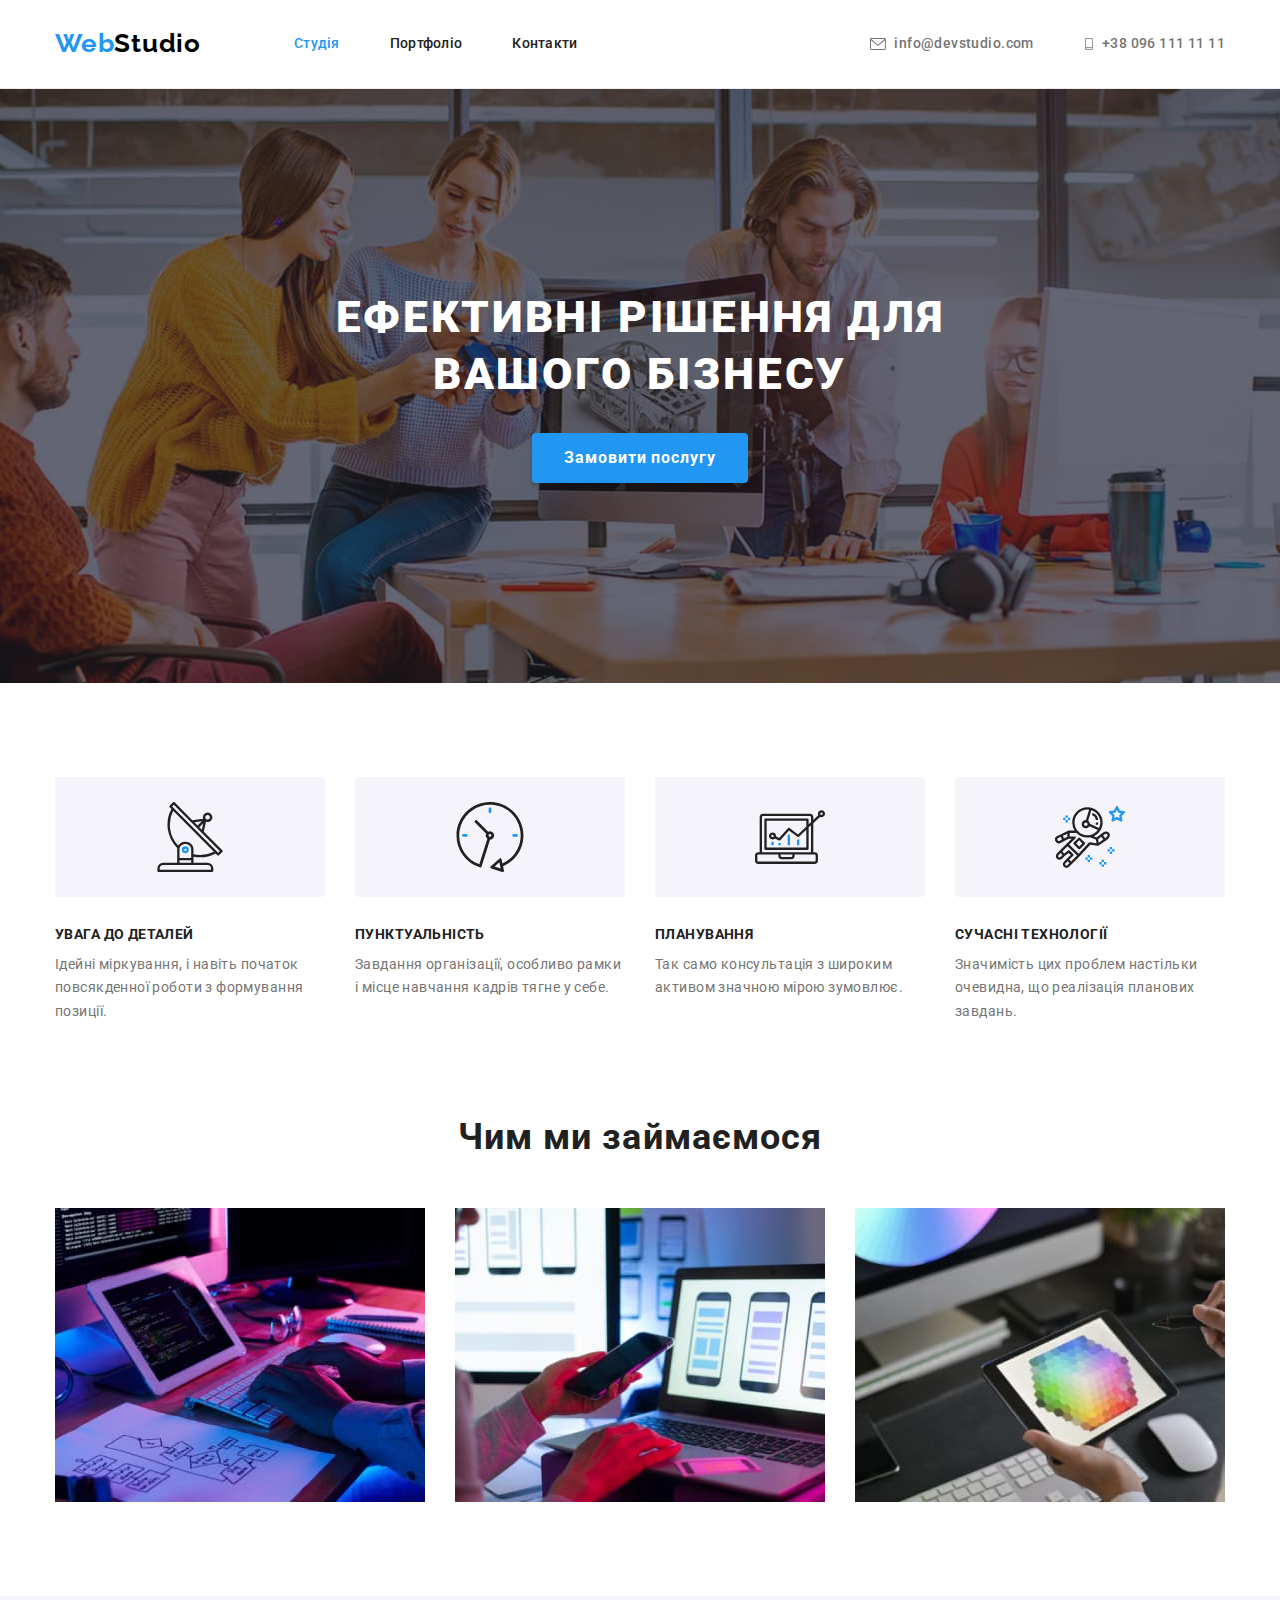
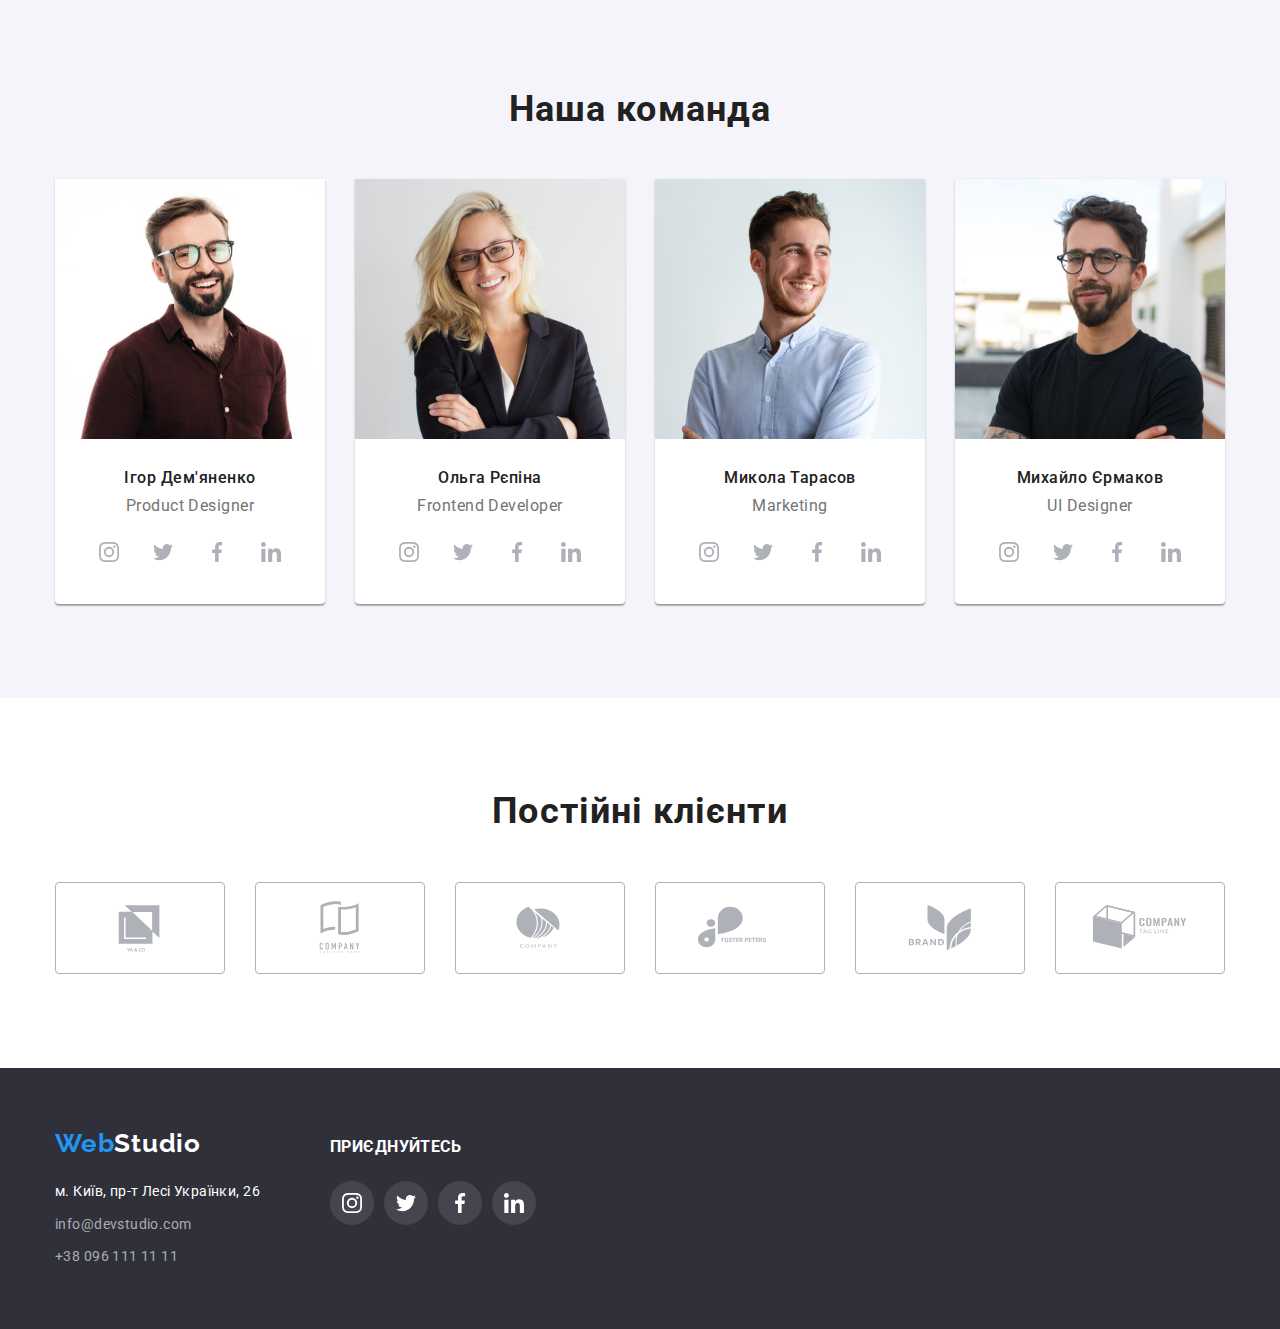
<file: index.html>
<!DOCTYPE html>
<html lang="uk">
  <head>
    <meta charset="UTF-8" />
    <meta http-equiv="X-UA-Compatible" content="IE=edge" />
    <meta name="viewport" content="width=device-width, initial-scale=1.0" />
    <title>Webstudio</title>
    <link rel="preconnect" href="https://fonts.googleapis.com" />
    <link rel="preconnect" href="https://fonts.gstatic.com" crossorigin />
    <link
      href="https://fonts.googleapis.com/css2?family=Raleway:wght@700&family=Roboto:wght@400;500;700;900&display=swap"
      rel="stylesheet"
    />
    <link
      rel="stylesheet"
      href="https://cdn.jsdelivr.net/npm/modern-normalize@2.0.0/modern-normalize.min.css"
    />
    <link rel="stylesheet" href="./css/styles.css" />
  </head>
  <body>
    <header class="header">
      <div class="container header-container">
        <a class="logo" lang="en" href="./index.html">
          Web<span class="logo-black">Studio</span></a
        >
        <nav>
          <ul class="links">
            <li class="header-item">
              <a class="header-link current" href="./index.html">Студія</a>
            </li>
            <li class="header-item">
              <a class="header-link" href="./portfolio.html">Портфоліо</a>
            </li>
            <li class="header-item">
              <a class="header-link" href="">Контакти</a>
            </li>
          </ul>
        </nav>
        <ul class="contacts">
          <li class="contact-item">
            <a class="email" href="mailto:info@devstudio.com"
              ><svg class="email-icon" width="16" height="12">
                <use href="./images/sprite.svg#envelope"></use>
              </svg>
              info@devstudio.com</a
            >
          </li>
          <li class="contact-item">
            <a class="phone-number" href="tel:+380961111111"
              ><svg class="smartphone-icon" width="10" height="12">
                <use href="./images/sprite.svg#smartphone"></use>
              </svg>
              +38 096 111 11 11</a
            >
          </li>
        </ul>
      </div>
    </header>
    <main>
      <section class="title section">
        <div class="container">
          <h1 class="main-title">Ефективні рішення для вашого бізнесу</h1>
          <button type="button" class="main-btn">Замовити послугу</button>
        </div>
      </section>
      <section class="section">
        <div class="container">
          <ul class="description">
            <li class="feature">
              <div class="back-for-svg">
                <svg class="icon" width="70" height="70">
                  <use href="./images/sprite.svg#antenna"></use>
                </svg>
              </div>
              <h3 class="feature-title">Увага до деталей</h3>
              <p class="feature-text">
                Ідейні міркування, і навіть початок повсякденної роботи з
                формування позиції.
              </p>
            </li>
            <li class="feature">
              <div class="back-for-svg">
                <svg class="icon" width="70" height="70">
                  <use href="./images/sprite.svg#clock"></use>
                </svg>
              </div>
              <h3 class="feature-title">Пунктуальність</h3>
              <p class="feature-text">
                Завдання організації, особливо рамки і місце навчання кадрів
                тягне у себе.
              </p>
            </li>
            <li class="feature">
              <div class="back-for-svg">
                <svg class="icon" width="70" height="70">
                  <use href="./images/sprite.svg#diagram"></use>
                </svg>
              </div>
              <h3 class="feature-title">Планування</h3>
              <p class="feature-text">
                Так само консультація з широким активом значною мірою зумовлює.
              </p>
            </li>
            <li class="feature">
              <div class="back-for-svg">
                <svg class="icon" width="70" height="70">
                  <use href="./images/sprite.svg#astronaut"></use>
                </svg>
              </div>
              <h3 class="feature-title">Сучасні технології</h3>
              <p class="feature-text">
                Значимість цих проблем настільки очевидна, що реалізація
                планових завдань.
              </p>
            </li>
          </ul>
        </div>
      </section>
      <section class="main-title-metier section">
        <div class="container">
          <h2 class="title-metier">Чим ми займаємося</h2>
          <ul class="metier-images">
            <li class="metier-photo">
              <img
                src="./images/metier_1.jpg"
                alt="написання коду"
                width="370"
                height="294"
              />
            </li>
            <li class="metier-photo">
              <img
                src="./images/metier_2.jpg"
                alt="інформаційні технології"
                width="370"
                height="294"
              />
            </li>
            <li class="metier-photo">
              <img
                src="./images/metier_3.jpg"
                alt="вибір кольору"
                width="370"
                height="294"
              />
            </li>
          </ul>
        </div>
      </section>
      <section class="main-title-team section">
        <div class="container">
          <h2 class="title-team">Наша команда</h2>
          <ul class="team-list">
            <li class="team-card">
              <img
                class="teammate-photo"
                src="./images/team_card_1.jpg"
                alt="Ігор Дем'яненко, чоловік"
                width="270"
                height="260"
              />
              <div class="des-mate">
                <h3 class="teammate">Ігор Дем'яненко</h3>
                <p lang="en" class="proffesion">Product Designer</p>

                <ul class="social-list">
                  <li class="social-link">
                    <a
                      class="link"
                      href="https://www.instagram.com/"
                      target="_blank"
                    >
                      <svg class="icon-social" width="20" height="20">
                        <use href="./images/sprite.svg#instagram"></use>
                      </svg>
                    </a>
                  </li>
                  <li class="social-link">
                    <a
                      class="link"
                      href="https://www.twitter.com"
                      target="_blank"
                    >
                      <svg class="icon-social" width="20" height="20">
                        <use href="./images/sprite.svg#twitter"></use>
                      </svg>
                    </a>
                  </li>
                  <li class="social-link">
                    <a
                      class="link"
                      href="https://www.facebook.com"
                      target="_blank"
                    >
                      <svg class="icon-social" width="20" height="20">
                        <use href="./images/sprite.svg#facebook"></use>
                      </svg>
                    </a>
                  </li>
                  <li class="social-link">
                    <a
                      class="link"
                      href="https://www.linkedin.com/"
                      target="_blank"
                    >
                      <svg class="icon-social" width="20" height="20">
                        <use href="./images/sprite.svg#linkedin"></use>
                      </svg>
                    </a>
                  </li>
                </ul>
              </div>
            </li>
            <li class="team-card">
              <img
                class="teammate-photo"
                src="./images/team_card_2.jpg"
                alt="Ольга Рєпіна, жінка"
                width="270"
                height="260"
              />
              <div class="des-mate">
                <h3 class="teammate">Ольга Рєпіна</h3>
                <p lang="en" class="proffesion">Frontend Developer</p>

                <ul class="social-list">
                  <li class="social-link">
                    <a
                      class="link"
                      href="https://www.instagram.com/"
                      target="_blank"
                    >
                      <svg class="icon-social" width="20" height="20">
                        <use href="./images/sprite.svg#instagram"></use>
                      </svg>
                    </a>
                  </li>
                  <li class="social-link">
                    <a
                      class="link"
                      href="https://www.twitter.com"
                      target="_blank"
                    >
                      <svg class="icon-social" width="20" height="20">
                        <use href="./images/sprite.svg#twitter"></use>
                      </svg>
                    </a>
                  </li>
                  <li class="social-link">
                    <a
                      class="link"
                      href="https://www.facebook.com"
                      target="_blank"
                    >
                      <svg class="icon-social" width="20" height="20">
                        <use href="./images/sprite.svg#facebook"></use>
                      </svg>
                    </a>
                  </li>
                  <li class="social-link">
                    <a
                      class="link"
                      href="https://www.linkedin.com/"
                      target="_blank"
                    >
                      <svg class="icon-social" width="20" height="20">
                        <use href="./images/sprite.svg#linkedin"></use>
                      </svg>
                    </a>
                  </li>
                </ul>
              </div>
            </li>
            <li class="team-card">
              <img
                class="teammate-photo"
                src="./images/team_card_3.jpg"
                alt="Микола Тарасов, чоловік"
                width="270"
                height="260"
              />
              <div class="des-mate">
                <h3 class="teammate">Микола Тарасов</h3>
                <p lang="en" class="proffesion">Marketing</p>

                <ul class="social-list">
                  <li class="social-link">
                    <a
                      class="link"
                      href="https://www.instagram.com/"
                      target="_blank"
                    >
                      <svg class="icon-social" width="20" height="20">
                        <use href="./images/sprite.svg#instagram"></use>
                      </svg>
                    </a>
                  </li>
                  <li class="social-link">
                    <a
                      class="link"
                      href="https://www.twitter.com"
                      target="_blank"
                    >
                      <svg class="icon-social" width="20" height="20">
                        <use href="./images/sprite.svg#twitter"></use>
                      </svg>
                    </a>
                  </li>
                  <li class="social-link">
                    <a
                      class="link"
                      href="https://www.facebook.com"
                      target="_blank"
                    >
                      <svg class="icon-social" width="20" height="20">
                        <use href="./images/sprite.svg#facebook"></use>
                      </svg>
                    </a>
                  </li>
                  <li class="social-link">
                    <a
                      class="link"
                      href="https://www.linkedin.com/"
                      target="_blank"
                    >
                      <svg class="icon-social" width="20" height="20">
                        <use href="./images/sprite.svg#linkedin"></use>
                      </svg>
                    </a>
                  </li>
                </ul>
              </div>
            </li>
            <li class="team-card">
              <img
                class="teammate-photo"
                src="./images/team_card_4.jpg"
                alt="Михайло Єрмаков, чоловік"
                width="270"
                height="260"
              />
              <div class="des-mate">
                <h3 class="teammate">Михайло Єрмаков</h3>
                <p lang="en" class="proffesion">UI Designer</p>

                <ul class="social-list">
                  <li class="social-link">
                    <a
                      class="link"
                      href="https://www.instagram.com/"
                      target="_blank"
                    >
                      <svg class="icon-social" width="20" height="20">
                        <use href="./images/sprite.svg#instagram"></use>
                      </svg>
                    </a>
                  </li>
                  <li class="social-link">
                    <a
                      class="link"
                      href="https://www.twitter.com"
                      target="_blank"
                    >
                      <svg class="icon-social" width="20" height="20">
                        <use href="./images/sprite.svg#twitter"></use>
                      </svg>
                    </a>
                  </li>
                  <li class="social-link">
                    <a
                      class="link"
                      href="https://www.facebook.com"
                      target="_blank"
                    >
                      <svg class="icon-social" width="20" height="20">
                        <use href="./images/sprite.svg#facebook"></use>
                      </svg>
                    </a>
                  </li>
                  <li class="social-link">
                    <a
                      class="link"
                      href="https://www.linkedin.com/"
                      target="_blank"
                    >
                      <svg class="icon-social" width="20" height="20">
                        <use href="./images/sprite.svg#linkedin"></use>
                      </svg>
                    </a>
                  </li>
                </ul>
              </div>
            </li>
          </ul>
        </div>
      </section>
      <section class="clients section">
        <div class="container">
          <h2 class="title-clients">Постійні клієнти</h2>
          <ul class="clients-list">
            <li class="client-item">
              <a class="link-logo" href="">
                <svg class="icon-logo" width="106" height="60">
                  <use href="./images/sprite.svg#logo1"></use>
                </svg>
              </a>
            </li>
            <li class="client-item">
              <a class="link-logo" href="">
                <svg class="icon-logo" width="106" height="60">
                  <use href="./images/sprite.svg#logo2"></use>
                </svg>
              </a>
            </li>
            <li class="client-item">
              <a class="link-logo" href="">
                <svg class="icon-logo" width="106" height="60">
                  <use href="./images/sprite.svg#logo3"></use>
                </svg>
              </a>
            </li>
            <li class="client-item">
              <a class="link-logo" href="">
                <svg class="icon-logo" width="106" height="60">
                  <use href="./images/sprite.svg#logo4"></use>
                </svg>
              </a>
            </li>
            <li class="client-item">
              <a class="link-logo" href="">
                <svg class="icon-logo" width="106" height="60">
                  <use href="./images/sprite.svg#logo5"></use>
                </svg>
              </a>
            </li>
            <li class="client-item">
              <a class="link-logo" href="">
                <svg class="icon-logo" width="106" height="60">
                  <use href="./images/sprite.svg#logo6"></use>
                </svg>
              </a>
            </li>
          </ul>
        </div>
      </section>
    </main>
    <footer class="footer">
      <div class="container footer-cont">
        <div class="footer-contacts">
          <a class="logo end" lang="en" href="./index.html">
            Web<span class="logo-white">Studio</span></a
          >
          <address>
            <p class="address">м. Київ, пр-т Лесі Українки, 26</p>

            <a class="email-footer" href="mailto:info@devstudio.com"
              >info@devstudio.com</a
            >

            <a class="phone-number-footer" href="tel:+380961111111"
              >+38 096 111 11 11</a
            >
          </address>
        </div>
        <div class="promo">
          <h3 class="promotion">приєднуйтесь</h3>
          <ul class="social-list">
            <li class="social-link">
              <a class="link" href="https://www.instagram.com/" target="_blank">
                <svg class="icon-social" width="20" height="20">
                  <use href="./images/sprite.svg#instagram"></use>
                </svg>
              </a>
            </li>
            <li class="social-link">
              <a class="link" href="https://www.twitter.com" target="_blank">
                <svg class="icon-social" width="20" height="20">
                  <use href="./images/sprite.svg#twitter"></use>
                </svg>
              </a>
            </li>
            <li class="social-link">
              <a class="link" href="https://www.facebook.com" target="_blank">
                <svg class="icon-social" width="20" height="20">
                  <use href="./images/sprite.svg#facebook"></use>
                </svg>
              </a>
            </li>
            <li class="social-link">
              <a class="link" href="https://www.linkedin.com/" target="_blank">
                <svg class="icon-social" width="20" height="20">
                  <use href="./images/sprite.svg#linkedin"></use>
                </svg>
              </a>
            </li>
          </ul>
        </div>
      </div>
    </footer>
  </body>
</html>
</file>
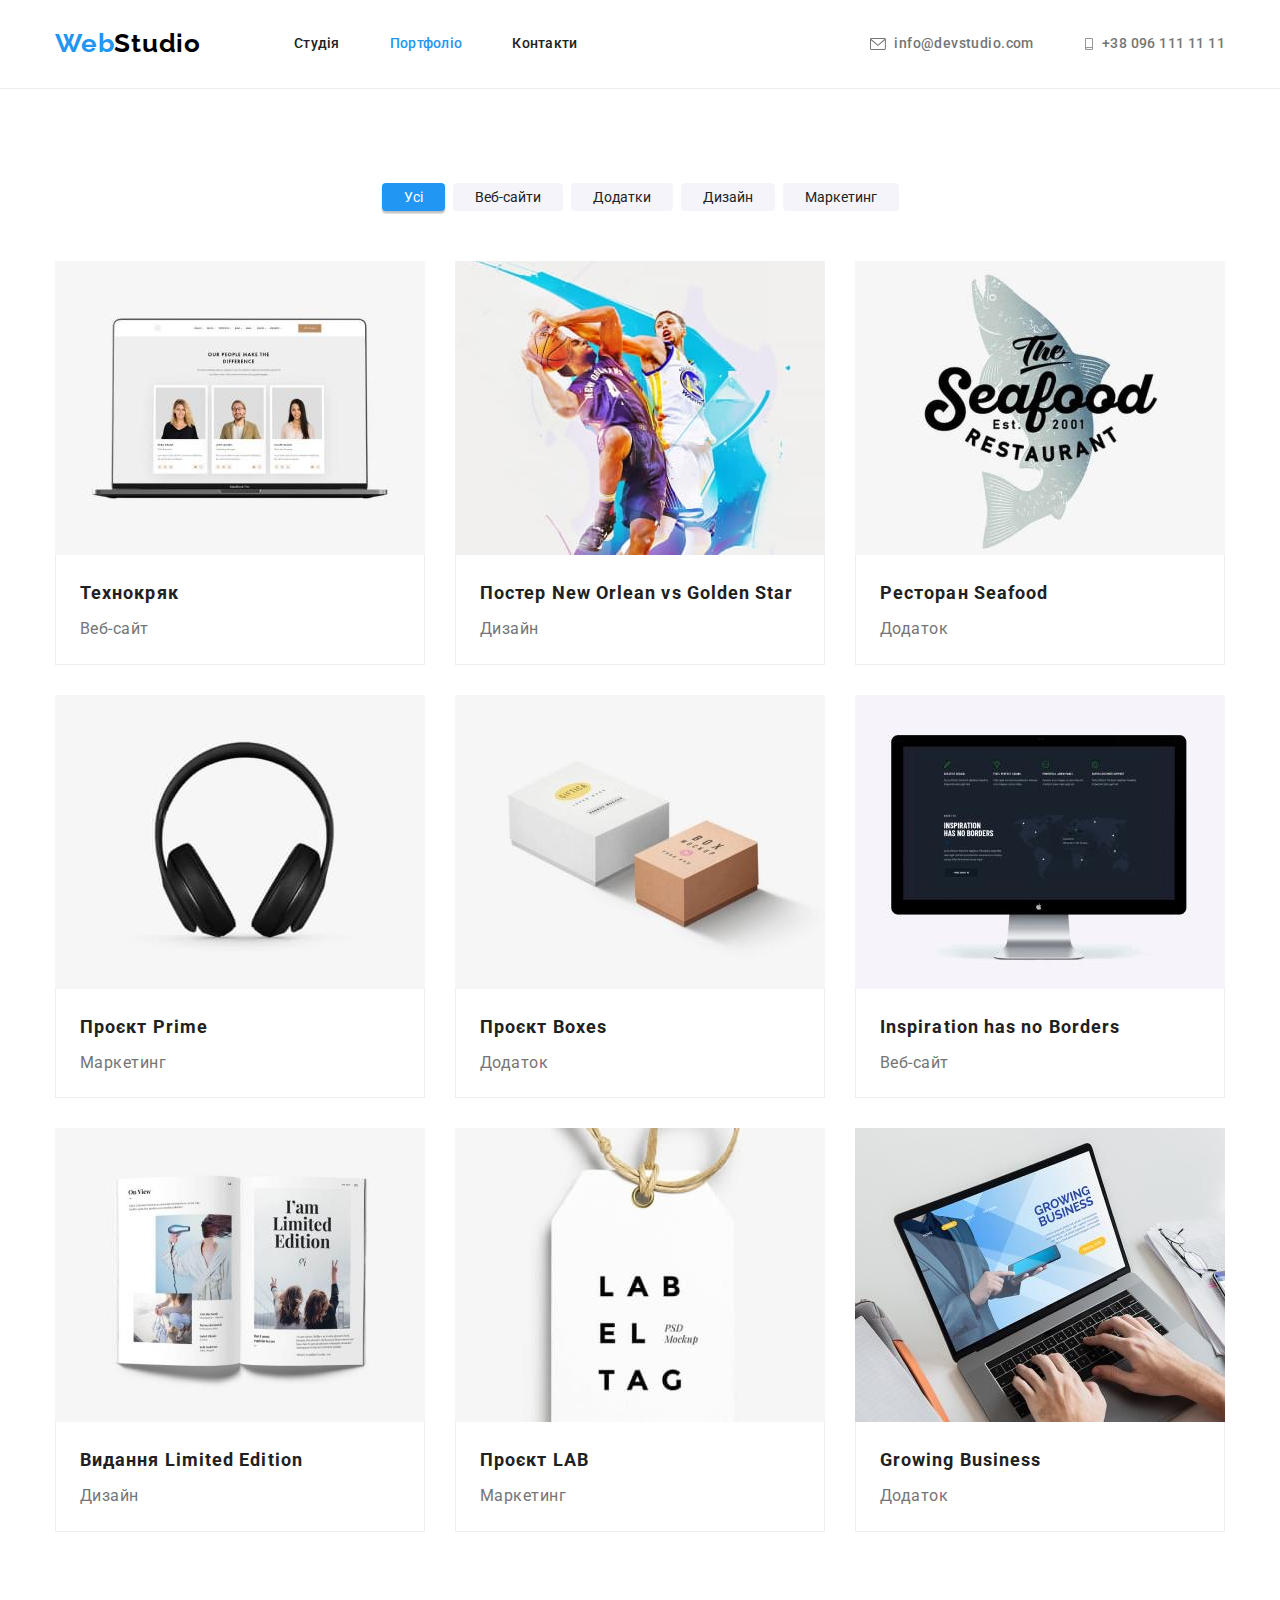
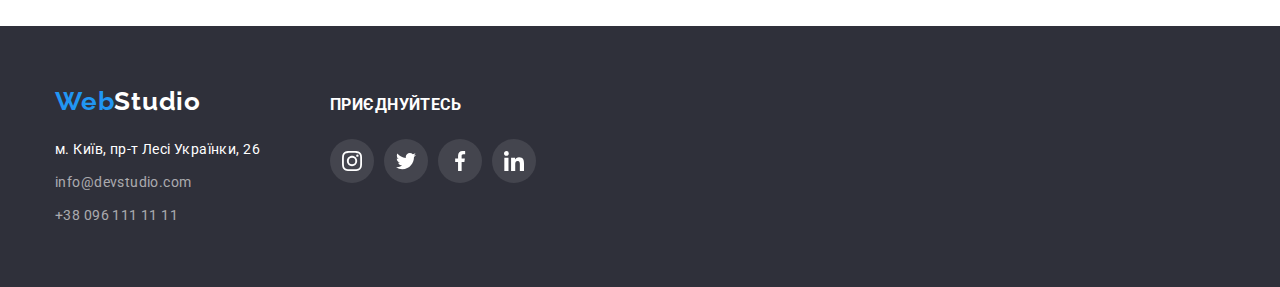
<file: portfolio.html>
<!DOCTYPE html>
<html lang="uk">
  <head>
    <meta charset="UTF-8" />
    <meta http-equiv="X-UA-Compatible" content="IE=edge" />
    <meta name="viewport" content="width=device-width, initial-scale=1.0" />
    <title>Webstudio</title>
    <link rel="preconnect" href="https://fonts.googleapis.com" />
    <link rel="preconnect" href="https://fonts.gstatic.com" crossorigin />
    <link
      href="https://fonts.googleapis.com/css2?family=Raleway:wght@700&family=Roboto:wght@400;500;700;900&display=swap"
      rel="stylesheet"
    />
    <link
      rel="stylesheet"
      href="https://cdn.jsdelivr.net/npm/modern-normalize@2.0.0/modern-normalize.min.css"
    />
    <link rel="stylesheet" href="./css/styles.css" />
  </head>
  <body>
    <header class="header">
      <div class="container header-container">
        <a class="logo" lang="en" href="./index.html">
          Web<span class="logo-black">Studio</span></a
        >
        <nav>
          <ul class="links">
            <li class="header-item">
              <a class="header-link" href="./index.html">Студія</a>
            </li>
            <li class="header-item">
              <a class="header-link current" href="./portfolio.html"
                >Портфоліо</a
              >
            </li>
            <li class="header-item">
              <a class="header-link" href="">Контакти</a>
            </li>
          </ul>
        </nav>
        <ul class="contacts">
          <li class="contact-item">
            <a class="email" href="mailto:info@devstudio.com"
              ><svg class="email-icon" width="16" height="12">
                <use href="./images/sprite.svg#envelope"></use>
              </svg>
              info@devstudio.com</a
            >
          </li>
          <li class="contact-item">
            <a class="phone-number" href="tel:+380961111111"
              ><svg class="smartphone-icon" width="10" height="12">
                <use href="./images/sprite.svg#smartphone"></use>
              </svg>
              +38 096 111 11 11</a
            >
          </li>
        </ul>
      </div>
    </header>
    <main>
      <section class="section">
        <div class="container">
          <ul class="buttons">
            <li class="filter-item">
              <button class="filter filter-main" type="button">Усі</button>
            </li>
            <li class="filter-item">
              <button class="filter" type="button">Веб-сайти</button>
            </li>
            <li class="filter-item">
              <button class="filter" type="button">Додатки</button>
            </li>
            <li class="filter-item">
              <button class="filter" type="button">Дизайн</button>
            </li>
            <li class="filter-item">
              <button class="filter" type="button">Маркетинг</button>
            </li>
          </ul>

          <ul class="service">
            <li class="projects">
              <a class="project-item" href="">
                <img
                  class="project-photo"
                  src="./images-portfolio/website.jpg"
                  alt="website"
                />
                <div class="des-project">
                  <h3 class="name">Технокряк</h3>
                  <p class="works">Веб-сайт</p>
                </div>
              </a>
            </li>
            <li class="projects">
              <a class="project-item" href="">
                <img
                  class="project-photo"
                  src="./images-portfolio/poster.jpg"
                  alt="poster"
                />
                <div class="des-project">
                  <h3 class="name">
                    Постер
                    <span lang="en">New Orlean vs Golden Star</span>
                  </h3>
                  <p class="works">Дизайн</p>
                </div>
              </a>
            </li>
            <li class="projects">
              <a class="project-item" href="">
                <img
                  class="project-photo"
                  src="./images-portfolio/logo.jpg"
                  alt="logo"
                />
                <div class="des-project">
                  <h3 class="name">
                    Ресторан
                    <span lang="en">Seafood</span>
                  </h3>
                  <p class="works">Додаток</p>
                </div>
              </a>
            </li>
            <li class="projects">
              <a class="project-item" href="">
                <img
                  class="project-photo"
                  src="./images-portfolio/headphones.jpg"
                  alt="headphones"
                />
                <div class="des-project">
                  <h3 class="name">
                    Проєкт
                    <span lang="en">Prime</span>
                  </h3>
                  <p class="works">Маркетинг</p>
                </div>
              </a>
            </li>
            <li class="projects">
              <a class="project-item" href="">
                <img
                  class="project-photo"
                  src="./images-portfolio/boxes.jpg"
                  alt="boxes"
                />
                <div class="des-project">
                  <h3 class="name">
                    Проєкт
                    <span lang="en">Boxes</span>
                  </h3>
                  <p class="works">Додаток</p>
                </div>
              </a>
            </li>
            <li class="projects">
              <a class="project-item" href="">
                <img
                  class="project-photo"
                  src="./images-portfolio/PC.jpg"
                  alt="PC"
                />
                <div class="des-project">
                  <h3 class="name">
                    <span lang="en">Inspiration has no Borders</span>
                  </h3>
                  <p class="works">Веб-сайт</p>
                </div>
              </a>
            </li>
            <li class="projects">
              <a class="project-item" href="">
                <img
                  class="project-photo"
                  src="./images-portfolio/book.jpg"
                  alt="book"
                />
                <div class="des-project">
                  <h3 class="name">
                    Видання
                    <span lang="en">Limited Edition</span>
                  </h3>
                  <p class="works">Дизайн</p>
                </div>
              </a>
            </li>
            <li class="projects">
              <a class="project-item" href="">
                <img
                  class="project-photo"
                  src="./images-portfolio/label.jpg"
                  alt="label"
                />
                <div class="des-project">
                  <h3 class="name">
                    Проєкт
                    <span lang="en">LAB</span>
                  </h3>
                  <p class="works">Маркетинг</p>
                </div>
              </a>
            </li>
            <li class="projects">
              <a class="project-item" href="">
                <img
                  class="project-photo"
                  src="./images-portfolio/notebook.jpg"
                  alt="notebook"
                />
                <div class="des-project">
                  <h3 class="name">
                    <span lang="en">Growing Business</span>
                  </h3>
                  <p class="works">Додаток</p>
                </div>
              </a>
            </li>
          </ul>
        </div>
      </section>
    </main>
    <footer class="footer">
      <div class="container footer-cont">
        <div class="footer-contacts">
          <a class="logo end" lang="en" href="./index.html">
            Web<span class="logo-white">Studio</span></a
          >
          <address>
            <p class="address">м. Київ, пр-т Лесі Українки, 26</p>

            <a class="email-footer" href="mailto:info@devstudio.com"
              >info@devstudio.com</a
            >

            <a class="phone-number-footer" href="tel:+380961111111"
              >+38 096 111 11 11</a
            >
          </address>
        </div>
        <div class="promo">
          <h3 class="promotion">приєднуйтесь</h3>
          <ul class="social-list">
            <li class="social-link">
              <a class="link" href="https://www.instagram.com/" target="_blank">
                <svg class="icon-social" width="20" height="20">
                  <use href="./images/sprite.svg#instagram"></use>
                </svg>
              </a>
            </li>
            <li class="social-link">
              <a class="link" href="https://www.twitter.com" target="_blank">
                <svg class="icon-social" width="20" height="20">
                  <use href="./images/sprite.svg#twitter"></use>
                </svg>
              </a>
            </li>
            <li class="social-link">
              <a class="link" href="https://www.facebook.com" target="_blank">
                <svg class="icon-social" width="20" height="20">
                  <use href="./images/sprite.svg#facebook"></use>
                </svg>
              </a>
            </li>
            <li class="social-link">
              <a class="link" href="https://www.linkedin.com/" target="_blank">
                <svg class="icon-social" width="20" height="20">
                  <use href="./images/sprite.svg#linkedin"></use>
                </svg>
              </a>
            </li>
          </ul>
        </div>
      </div>
    </footer>
  </body>
</html>
</file>
<file: css/styles.css>
:root {
  --main-color: #ffffff;
  --second-color: #212121;
  --third-color: #757575;
  --buttom-color-1: #2196f3;
  --buttom-color-2: #188ce8;
  --buttom-color-3: #f5f4fa;
}

body {
  font-family: "Roboto", sans-serif;
  background-color: var(--main-color);
  color: var(--second-color);
  font-weight: 400;
  font-size: 14px;
  line-height: 1.7;
  letter-spacing: 0.03em;
}

h1,
h2,
h3,
h4,
h5,
h6,
p {
  margin: 0;
}

img {
  display: block;
}

ul {
  list-style: none;
  margin: 0;
  padding: 0;
}

.container {
  /** outline: 1px solid red; */
  width: 1200px;
  padding-left: 15px;
  padding-right: 15px;
  margin-left: auto;
  margin-right: auto;
}

.section {
  padding-top: 94px;
  padding-bottom: 94px;
}

address {
  margin-top: 20px;
}

/**
|====================
| Header section
|====================
*/

.header {
  border-bottom: 1px solid #ececec;
}

.header-container {
  display: flex;
  align-items: center;
}

.logo {
  color: var(--buttom-color-1);
  font-family: "Raleway", sans-serif;
  font-weight: 700;
  font-size: 26px;
  line-height: 1.2;
  letter-spacing: 0.03em;
  text-decoration: none;
  margin-right: 93px;
}

.logo.end {
  color: var(--buttom-color-1);
  font-family: "Raleway", sans-serif;
  font-weight: 700;
  font-size: 26px;
  line-height: 1.2;
  letter-spacing: 0.03em;
  text-decoration: none;
  margin-right: 0;
}

.header-item {
  margin-right: 50px;
}

.header-item:last-child {
  margin-right: 0;
}

.header-link {
  display: block;
  color: var(--second-color);
  text-decoration: none;
  font-weight: 500;
  font-size: 14px;
  letter-spacing: 0.02em;
  padding-top: 32px;
  padding-bottom: 32px;
}

.header-link.current {
  color: var(--buttom-color-1);
}

.logo-black {
  color: black;
}

.logo-white {
  color: var(--main-color);
  margin-right: 0;
}

.links {
  display: flex;
  align-items: center;
  padding: 0;
  margin: 0;
}

.header-link.current:hover,
.header-link:hover,
.contact-item:hover,
.email:hover,
.phone-number:hover,
.email-footer:hover,
.phone-number-footer:hover {
  cursor: pointer;
  color: var(--buttom-color-1);
}

.header-link.current:focus,
.header-link:focus,
.contact-item:focus,
.email:focus,
.phone-number:focus,
.email-footer:focus,
.phone-number-footer:focus {
  cursor: pointer;
  color: var(--buttom-color-1);
}

.contacts {
  display: flex;
  align-items: center;
  margin-left: auto;
  padding: 0;
}

.contact-item {
  display: flex;
  justify-content: center;
  align-items: center;
  margin-right: 50px;
}

.contact-item:last-child {
  margin-right: 0;
}

.email,
.phone-number {
  display: flex;
  align-items: center;
  font-size: 14px;
  line-height: 1.7;
  letter-spacing: 0.03em;
  color: var(--third-color);
  text-decoration: none;
  padding-top: 32px;
  padding-bottom: 32px;
  font-weight: 500;
}

.email-icon {
  fill: currentColor;
  margin-right: 8px;
}

.smartphone-icon {
  fill: currentColor;
  margin-right: 8px;
}

/**
|====================
| Title section + main btn
|====================
*/

.title {
  margin-left: auto;
  margin-right: auto;
  color: var(--main-color);
  max-width: 1600px;
  background-color: #c4c4c4;
  background-image: linear-gradient(
      to right,
      rgba(47, 48, 58, 0.4),
      rgba(47, 48, 58, 0.4)
    ),
    url(../images/header_img.jpg);
  background-repeat: no-repeat;
  background-position: center;
  background-size: cover;
}

.footer {
  background: #2f303a;
  color: var(--main-color);
}

.title.section {
  padding-top: 200px;
  padding-bottom: 200px;
}

.main-title {
  font-weight: 900;
  font-size: 44px;
  line-height: 1.3;
  text-align: center;
  letter-spacing: 0.06em;
  text-transform: uppercase;
  margin-bottom: 30px;

  width: 696px;
  margin-left: auto;
  margin-right: auto;
}

.main-btn {
  display: block;
  background-color: var(--buttom-color-1);
  color: var(--main-color);
  margin-left: auto;
  margin-right: auto;
  border-radius: 4px;
  width: 216px;
  height: 50px;
  font-weight: 700;
  font-size: 16px;
  line-height: 1.875;
  letter-spacing: 0.06em;
  text-align: center;
  border: none;
  box-shadow: 0 4px 4px 0 rgba(0, 0, 0, 0.15);
}

.main-btn:hover,
.main-btn:focus {
  background-color: var(--buttom-color-2);
  box-shadow: 0 4px 4px 0 rgba(0, 0, 0, 0.15);
}

/**
|====================
| Description section
|====================
*/

.section .description {
  display: flex;
  align-items: flex-start;
  justify-content: center;
}

.feature {
  margin-right: 30px;
  width: 270px;
}

.feature:last-child {
  margin-right: 0;
}

.back-for-svg {
  display: block;
  height: 120px;
  border-radius: 4px;
  background-color: #f5f4fa;
  margin-bottom: 30px;
  display: flex;
  align-items: center;
  justify-content: center;
}

.feature-title {
  font-weight: 700;
  font-size: 14px;
  line-height: 1.1;
  letter-spacing: 0.03em;
  text-transform: uppercase;
  margin-bottom: 10px;
  color: var(--second-color);
}

.feature-text {
  font-size: 14px;
  line-height: 1.7;
  letter-spacing: 0.03em;
  color: var(--third-color);
}

/**
|====================
| Main-title-metier section
|====================
*/

.main-title-metier.section {
  padding-top: 0;
}

.title-metier,
.title-team {
  font-weight: 700;
  font-size: 36px;
  line-height: 1.1;
  text-align: center;
  letter-spacing: 0.03em;
  margin-left: auto;
  margin-right: auto;
  color: var(--second-color);
  margin-bottom: 50px;
}

.metier-images {
  display: flex;
  align-items: flex-start;
  justify-content: center;
}

.metier-photo {
  margin-right: 30px;
}

.metier-photo:last-child {
  margin-right: 0;
}

/**
|====================
| Team section
|====================
*/

.main-title-team {
  background-color: var(--buttom-color-3);
}

.team-list {
  display: flex;
  align-items: flex-start;
  justify-content: center;
}

.team-card {
  background-color: var(--main-color);
  font-weight: 500;
  font-size: 16px;
  line-height: 1.1;
  text-align: center;
  letter-spacing: 0.03em;
  border-radius: 0 0 4px 4px;
  box-shadow: 0 2px 1px 0 rgba(0, 0, 0, 0.2), 0 1px 1px 0 rgba(0, 0, 0, 0.14),
    0 1px 3px 0 rgba(0, 0, 0, 0.12);
  margin-right: 30px;
}

.team-card:last-child {
  margin-right: 0;
}

.social-list {
  display: flex;
  flex-direction: row;
  justify-content: center;
  gap: 10px;
  align-items: center;
  border-radius: 50%;
}

.social-link {
  /* outline: 1px solid red; */
  background-repeat: no-repeat;
  background-size: 20px;
  background-position: center;
  cursor: pointer;
}

.link {
  background-color: #fff;
  border-radius: 50%;
  background-size: cover;
  background-position: center;
  height: 44px;
  width: 44px;
  display: flex;
  justify-content: center;
  align-items: center;
}

.link:is(:hover, :focus) {
  background-color: #2196f3;
}

.icon-social {
  fill: #afb1b8;
}

.link:is(:hover, :focus) .icon-social {
  fill: #ffffff;
}

/**
.teammate-photo {
  margin-bottom: 30px;
}
*/

.des-mate {
  padding-top: 30px;
  padding-bottom: 30px;
}

.teammate {
  font-weight: 500;
  font-size: 16px;
  line-height: 1.1;
  text-align: center;
  letter-spacing: 0.03em;
  color: var(--second-color);
  margin-left: auto;
  margin-right: auto;
  margin-bottom: 10px;
}

.proffesion {
  font-size: 16px;
  line-height: 1.1;
  text-align: center;
  letter-spacing: 0.03em;
  color: var(--third-color);
  font-weight: 400;
  margin-left: auto;
  margin-right: auto;
  margin-bottom: 16px;
}

/**
|====================
| Clients
|====================
*/

.title-clients {
  font-weight: 700;
  font-size: 36px;
  line-height: 1.1;
  text-align: center;
  letter-spacing: 0.03em;
  margin-left: auto;
  margin-right: auto;
  color: var(--second-color);
  margin-bottom: 50px;
}

.clients-list {
  display: flex;
  align-items: flex-start;
  justify-content: center;
}

.client-item {
  margin-right: 30px;
  /* background-size: 106px 60px; */
  background-repeat: no-repeat;
  background-position: center;
  cursor: pointer;
}

.client-item:last-child {
  margin-right: 0;
}

.link-logo {
  display: flex;
  justify-content: center;
  align-items: center;
  border: 1px solid #afb1b8;
  border-radius: 4px;
  width: 170px;
  height: 92px;
  outline: none;
}

.icon-logo {
  fill: #afb1b8;
}

.link-logo:is(:hover, :focus) {
  border: 1px solid #2196f3;
}

.link-logo:is(:hover, :focus) .icon-logo {
  fill: #2196f3;
}

/**
|====================
| Portfolio. html
| Filter section
|====================
*/

.section .buttons {
  display: flex;
  align-items: center;
  justify-content: center;
  margin-bottom: 50px;
}

.section .filter-item {
  margin-right: 8px;
}

.section .filter-item:last-child {
  margin-right: 0;
}

.filter {
  background-color: var(--buttom-color-3);
  color: var(--second-color);
  border: none;
  padding: 6px 22px;
  border-radius: 4px;
}

.section .filter-main {
  background-color: var(--buttom-color-1);
  color: var(--main-color);
  box-shadow: 0 2px 2px 0 rgba(0, 0, 0, 0.12), 0 1px 2px 0 rgba(0, 0, 0, 0.08),
    0 3px 1px 0 rgba(0, 0, 0, 0.1);
}

.filter-main:hover,
.filter:hover,
.filter-main:focus,
.filter:focus {
  background-color: var(--buttom-color-1);
  color: var(--main-color);
  cursor: pointer;
  box-shadow: 0 2px 2px 0 rgba(0, 0, 0, 0.12), 0 1px 2px 0 rgba(0, 0, 0, 0.08),
    0 3px 1px 0 rgba(0, 0, 0, 0.1);
}

/**
|====================
| contacts (footer)
|====================
*/

.footer {
  padding-top: 60px;
  padding-bottom: 60px;
}

.footer-cont {
  display: flex;
  flex-direction: row;
  align-items: baseline;
}

.footer-contacts {
  margin-right: 70px;
}

.promotion {
  font-family: var(--font-family);
  font-weight: 700;
  text-transform: uppercase;
  color: #fff;
  margin-bottom: 20px;
}

.address {
  margin-bottom: 9px;
  font-style: normal;
  font-size: 14px;
  line-height: 1.7;
  letter-spacing: 0.03em;
  color: var(--main-color);
}

.email-footer,
.phone-number-footer {
  display: block;
  font-size: 14px;
  font-style: normal;
  line-height: 1.7;
  letter-spacing: 0.03em;
  color: rgba(255, 255, 255, 0.6);
  text-decoration: none;
}

.email-footer {
  margin-bottom: 9px;
}

.promo {
  display: flex;
  flex-direction: column;
  justify-content: center;
  align-content: center;
}

.promo .social-list {
  margin-left: 0;
  margin-right: 0;
  gap: 10px;
  margin-bottom: 0;
}

.promo .link {
  background-color: rgba(255, 255, 255, 0.1);
}

.promo .link:is(:hover, :focus) {
  background-color: #2196f3;
}

.promo .icon-social {
  fill: #fff;
}

/**
|====================
|Service section
|====================
*/

.service {
  list-style-type: none;

  display: flex;
  flex-wrap: wrap;
  gap: 30px;
}

.projects {
  background-color: var(--main-color);

  flex-basis: calc((100% - 60px) / 3);
}

.project-item:hover,
.project-item:focus {
  box-shadow: 1px 4px 6px 0 rgba(0, 0, 0, 0.16), 0 4px 4px 0 rgba(0, 0, 0, 0.06),
    0 1px 1px 0 rgba(0, 0, 0, 0.12);
}

.project-item {
  display: block;
  text-decoration: none;
}

.project-photo {
  width: 370px;
}

.des-project {
  padding: 20px 24px;
  border-left: 1px solid #eee;
  border-right: 1px solid #eee;
  border-bottom: 1px solid #eee;
}

.name {
  margin-bottom: 4px;

  font-weight: 700;
  font-size: 18px;
  line-height: 2;
  letter-spacing: 0.06em;
  color: var(--second-color);
}

.works {
  font-size: 16px;
  line-height: 1.8;
  letter-spacing: 0.03em;
  color: var(--third-color);
}
</file>
